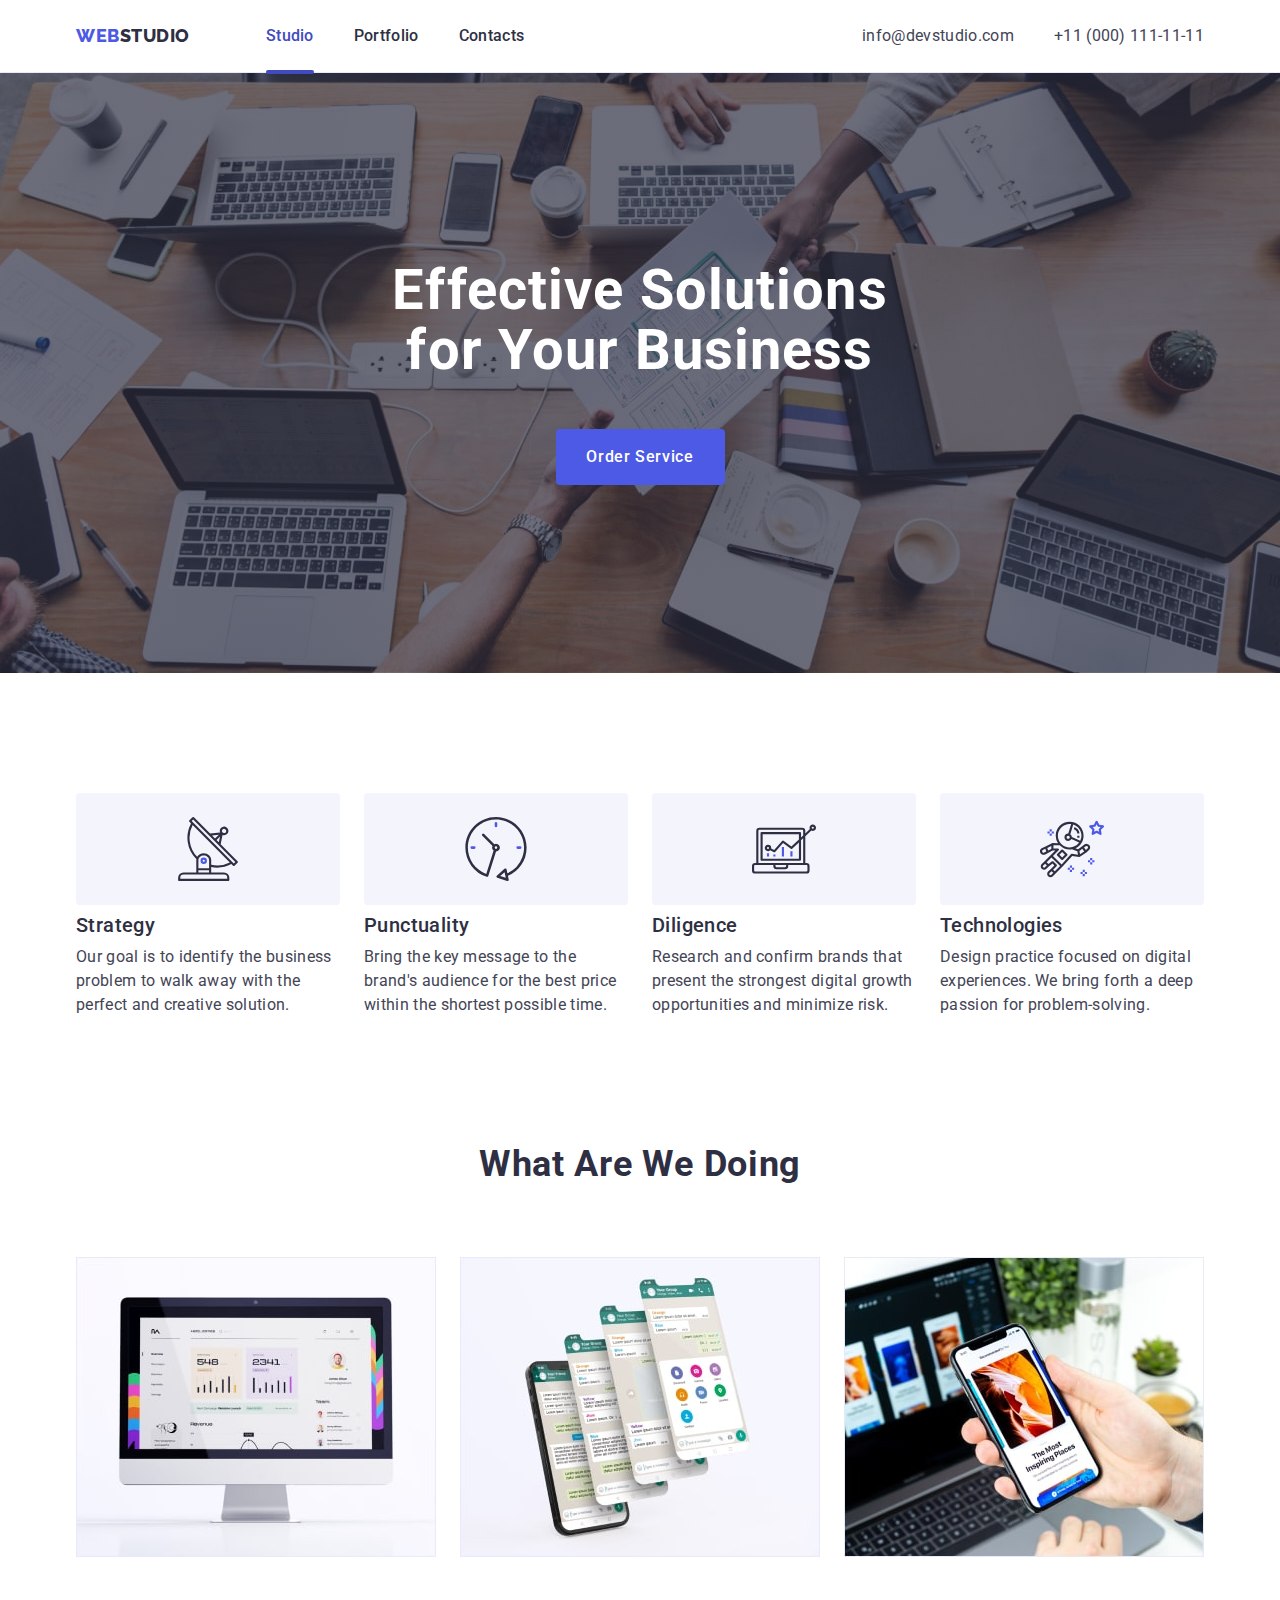
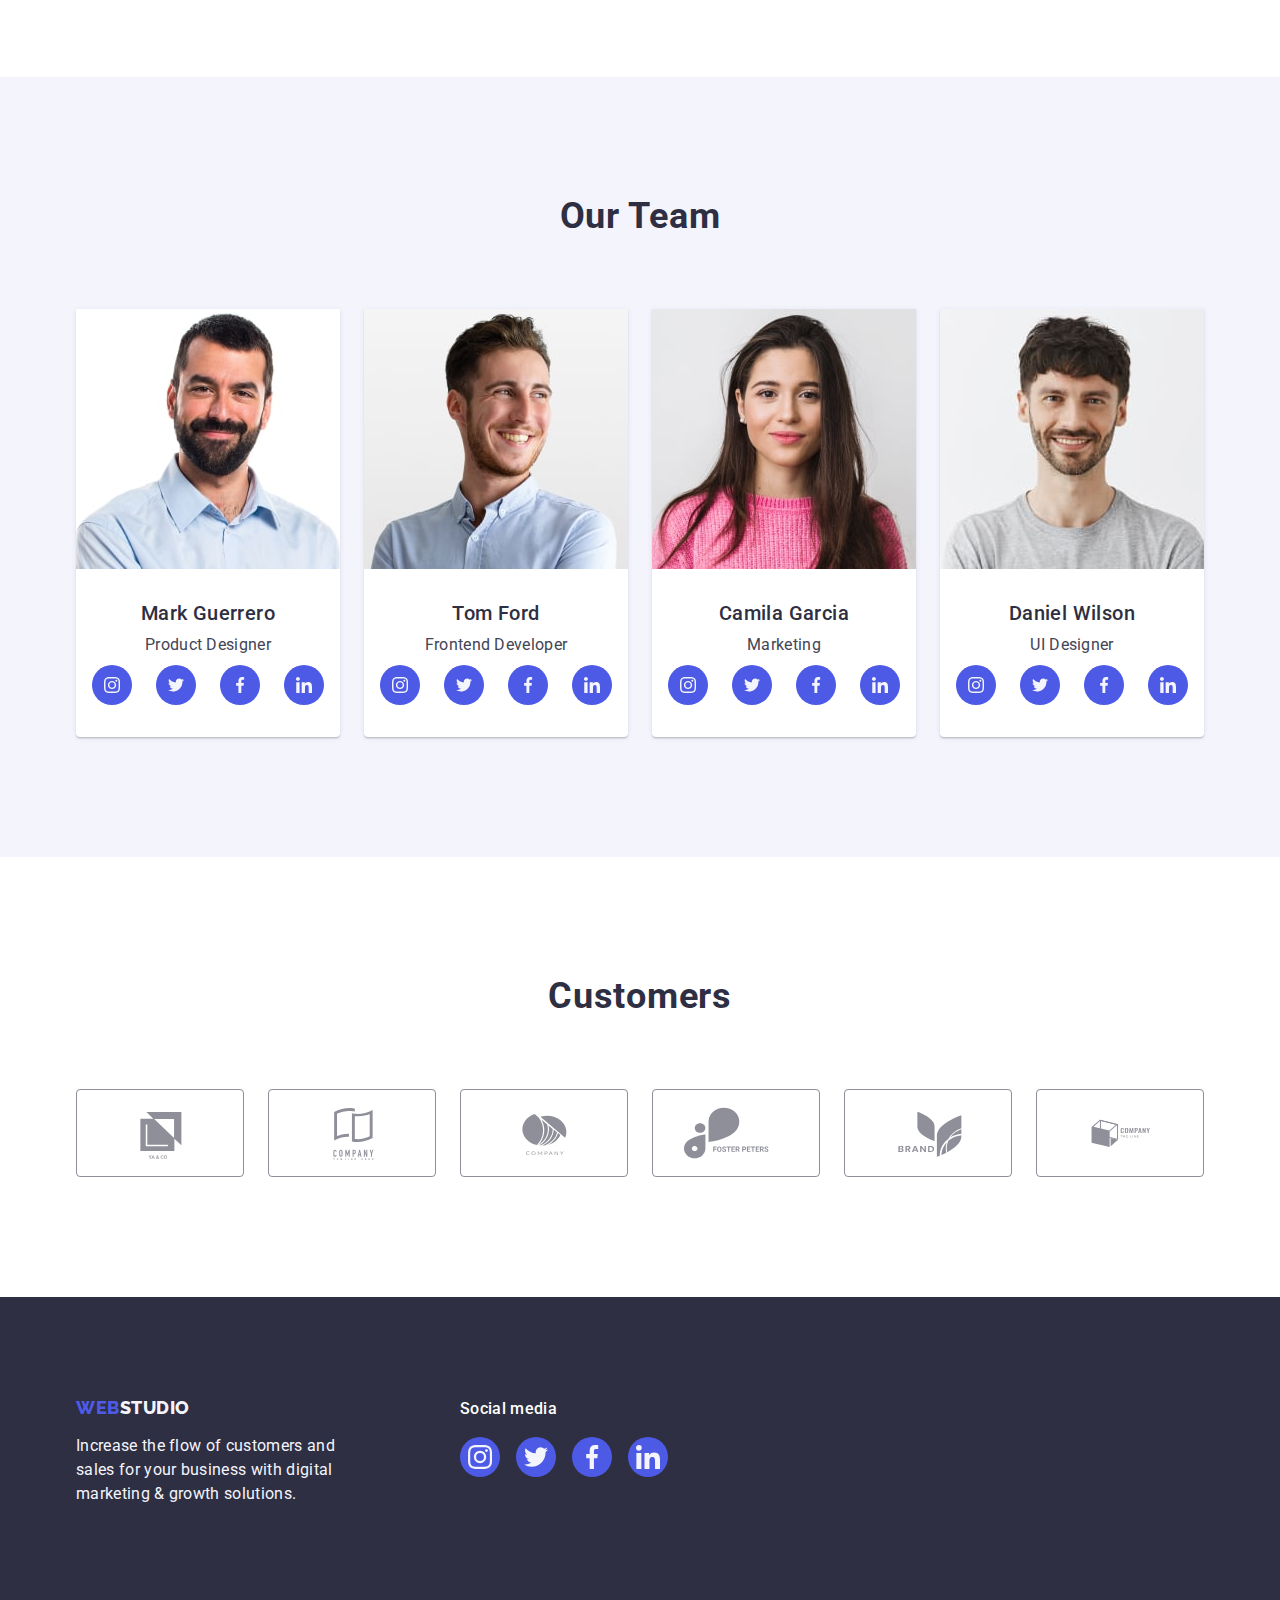
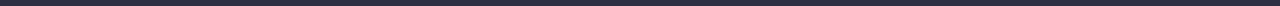
<file: index.html>
<!DOCTYPE html>
<html lang="en">
  <head>
    <meta charset="UTF-8" />
    <meta http-equiv="X-UA-Compatible" content="IE=edge" />
    <meta name="viewport" content="width=device-width, initial-scale=1.0" />
    <title>Document</title>
    <link rel="preconnect" href="https://fonts.googleapis.com" />
    <link rel="preconnect" href="https://fonts.gstatic.com" crossorigin />
    <link
      href="https://fonts.googleapis.com/css2?family=Raleway:wght@800&family=Roboto:wght@400;500;700&display=swap"
      rel="stylesheet"
    />
    <link rel="stylesheet" href="./css/modern-normalize.min.css" />
    <link rel="stylesheet" href="./css/style.css" />
  </head>
  <body>
    <header class="header">
      <div class="header-container container">
        <nav class="navigation">
          <a class="logo link" href="./index.html">
            Web<span class="logo-span">Studio</span></a
          >
          <ul class="list">
            <li class="list-items">
              <a class="nav-list current link" href="./index.html">Studio</a>
            </li>
            <li class="list-items">
              <a class="nav-list link" href="./portfolio.html">Portfolio</a>
            </li>
            <li class="list-items">
              <a class="nav-list link" href="">Contacts</a>
            </li>
          </ul>
        </nav>

        <address class="adress">
          <ul class="list">
            <li class="list-items">
              <a class="adress-list link" href="mailto:info@devstudio.com"
                >info@devstudio.com</a
              >
            </li>
            <li class="list-items">
              <a class="adress-list link" href="tel:+110001111111"
                >+11 (000) 111-11-11</a
              >
            </li>
          </ul>
        </address>
      </div>
    </header>

    <main>
      <section class="section-solution">
        <div class="container">
          <h1 class="section-solution-title">
            Effective Solutions for Your Business
          </h1>
          <button class="section-solution-btn" type="button" data-modal-open>
            Order Service
          </button>
        </div>
      </section>

      <section class="desc">
        <div class="container">
          <h2 class="visually-hidden">h2</h2>
          <ul class="list">
            <li class="desc-list-item">
              <div class="icon-container">
                <svg height="64" width="64">
                  <use href="./images/icons.svg#icon-svg-sect1"></use>
                </svg>
              </div>
              <h3 class="list-title">Strategy</h3>
              <p class="list-desc">
                Our goal is to identify the business problem to walk away with
                the perfect and creative solution.
              </p>
            </li>
            <li class="desc-list-item">
              <div class="icon-container">
                <svg height="64" width="64">
                  <use href="./images/icons.svg#icon-svg-sect2"></use>
                </svg>
              </div>
              <h3 class="list-title">Punctuality</h3>
              <p class="list-desc">
                Bring the key message to the brand's audience for the best price
                within the shortest possible time.
              </p>
            </li>
            <li class="desc-list-item">
              <div class="icon-container">
                <svg height="64" width="64">
                  <use href="./images/icons.svg#icon-svg-sect3"></use>
                </svg>
              </div>
              <h3 class="list-title">Diligence</h3>
              <p class="list-desc">
                Research and confirm brands that present the strongest digital
                growth opportunities and minimize risk.
              </p>
            </li>
            <li class="desc-list-item">
              <div class="icon-container">
                <svg height="64" width="64">
                  <use href="./images/icons.svg#icon-svg-sect4"></use>
                </svg>
              </div>
              <h3 class="list-title">Technologies</h3>
              <p class="list-desc">
                Design practice focused on digital experiences. We bring forth a
                deep passion for problem-solving.
              </p>
            </li>
          </ul>
        </div>
      </section>

      <section class="work-desc">
        <div class="container">
          <h2 class="section-title">What are we doing</h2>
          <ul class="list">
            <li class="list-item">
              <img src="./images/wwd-img1.jpg" alt="imac" width="360" />
            </li>
            <li class="list-item">
              <img src="./images/wwd-img2.jpg" alt="phone app" width="360" />
            </li>
            <li class="list-item">
              <img
                src="./images/wwd-img3.jpg"
                alt="hand with phone"
                width="360"
              />
            </li>
          </ul>
        </div>
      </section>

      <section class="team-section">
        <div class="container">
          <h2 class="team-section-title">Our Team</h2>
          <ul class="list">
            <li class="team-sectin-list">
              <img src="./images/ot-img1.jpg" alt="Mark Guerrero" width="264" />
              <div class="card-desc">
                <h3 class="list-title">Mark Guerrero</h3>
                <p class="list-desc">Product Designer</p>
                <!-- <div class="social-network-icon"> -->
                <ul class="social-network-list list">
                  <li class="social-network-item">
                    <a href="" class="social-network-link">
                      <svg class="social-network" width="16" height="16">
                        <use href="./images/icons.svg#icon-ico-inst"></use>
                      </svg>
                    </a>
                  </li>
                  <li class="social-network-item">
                    <a href="" class="social-network-link">
                      <svg class="social-network" width="16" height="16">
                        <use href="./images/icons.svg#icon-ico-twitter"></use>
                      </svg>
                    </a>
                  </li>
                  <li class="social-network-item">
                    <a href="" class="social-network-link">
                      <svg class="social-network" width="16" height="16">
                        <use href="./images/icons.svg#icon-ico-facebook"></use>
                      </svg>
                    </a>
                  </li>
                  <li class="social-network-item">
                    <a href="" class="social-network-link">
                      <svg class="social-network" width="16" height="16">
                        <use href="./images/icons.svg#icon-ico-linkedin"></use>
                      </svg>
                    </a>
                  </li>
                </ul>
                <!-- </div> -->
              </div>
            </li>
            <li class="team-sectin-list">
              <img src="./images/ot-img2.jpg" alt="Tom Ford" width="264" />
              <div class="card-desc">
                <h3 class="list-title">Tom Ford</h3>
                <p class="list-desc">Frontend Developer</p>
                <!-- <div class="social-network-icon"> -->
                <ul class="social-network-list list">
                  <li class="social-network-item">
                    <a href="" class="social-network-link">
                      <svg class="social-network" width="16" height="16">
                        <use href="./images/icons.svg#icon-ico-inst"></use>
                      </svg>
                    </a>
                  </li>
                  <li class="social-network-item">
                    <a href="" class="social-network-link">
                      <svg class="social-network" width="16" height="16">
                        <use href="./images/icons.svg#icon-ico-twitter"></use>
                      </svg>
                    </a>
                  </li>
                  <li class="social-network-item">
                    <a href="" class="social-network-link">
                      <svg class="social-network" width="16" height="16">
                        <use href="./images/icons.svg#icon-ico-facebook"></use>
                      </svg>
                    </a>
                  </li>
                  <li class="social-network-item">
                    <a href="" class="social-network-link">
                      <svg class="social-network" width="16" height="16">
                        <use href="./images/icons.svg#icon-ico-linkedin"></use>
                      </svg>
                    </a>
                  </li>
                </ul>
                <!-- </div> -->
              </div>
            </li>
            <li class="team-sectin-list">
              <img src="./images/ot-img3.jpg" alt="Camila Garcia" width="264" />
              <div class="card-desc">
                <h3 class="list-title">Camila Garcia</h3>
                <p class="list-desc">Marketing</p>
                <!-- <div class="social-network-icon"> -->
                <ul class="social-network-list list">
                  <li class="social-network-item">
                    <a href="" class="social-network-link">
                      <svg class="social-network" width="16" height="16">
                        <use href="./images/icons.svg#icon-ico-inst"></use>
                      </svg>
                    </a>
                  </li>
                  <li class="social-network-item">
                    <a href="" class="social-network-link">
                      <svg class="social-network" width="16" height="16">
                        <use href="./images/icons.svg#icon-ico-twitter"></use>
                      </svg>
                    </a>
                  </li>
                  <li class="social-network-item">
                    <a href="" class="social-network-link">
                      <svg class="social-network" width="16" height="16">
                        <use href="./images/icons.svg#icon-ico-facebook"></use>
                      </svg>
                    </a>
                  </li>
                  <li class="social-network-item">
                    <a href="" class="social-network-link">
                      <svg class="social-network" width="16" height="16">
                        <use href="./images/icons.svg#icon-ico-linkedin"></use>
                      </svg>
                    </a>
                  </li>
                </ul>
                <!-- </div> -->
              </div>
            </li>
            <li class="team-sectin-list">
              <img src="./images/ot-img4.jpg" alt="Daniel Wilson" width="264" />
              <div class="card-desc">
                <h3 class="list-title">Daniel Wilson</h3>
                <p class="list-desc">UI Designer</p>
                <!-- <div class="social-network-icon"> -->
                <ul class="social-network-list list">
                  <li class="social-network-item">
                    <a href="" class="social-network-link">
                      <svg class="social-network" width="16" height="16">
                        <use href="./images/icons.svg#icon-ico-inst"></use>
                      </svg>
                    </a>
                  </li>
                  <li class="social-network-item">
                    <a href="" class="social-network-link">
                      <svg class="social-network" width="16" height="16">
                        <use href="./images/icons.svg#icon-ico-twitter"></use>
                      </svg>
                    </a>
                  </li>
                  <li class="social-network-item">
                    <a href="" class="social-network-link">
                      <svg class="social-network" width="16" height="16">
                        <use href="./images/icons.svg#icon-ico-facebook"></use>
                      </svg>
                    </a>
                  </li>
                  <li class="social-network-item">
                    <a href="" class="social-network-link">
                      <svg class="social-network" width="16" height="16">
                        <use href="./images/icons.svg#icon-ico-linkedin"></use>
                      </svg>
                    </a>
                  </li>
                </ul>
                <!-- </div> -->
              </div>
            </li>
          </ul>
        </div>
      </section>
      <section class="customers">
        <div class="container">
          <h2 class="section-title">Customers</h2>
          <ul class="customers-list list">
            <li class="customers-list-items">
              <a href="" class="customers-link">
                <svg class="customers-icon" width="104" height="56">
                  <use href="./images/icons.svg#icon-customers-icon-1"></use>
                </svg>
              </a>
            </li>
            <li class="customers-list-items">
              <a href="" class="customers-link">
                <svg class="customers-icon" width="104" height="56">
                  <use href="./images/icons.svg#icon-customers-icon2"></use>
                </svg>
              </a>
            </li>
            <li class="customers-list-items">
              <a href="" class="customers-link">
                <svg class="customers-icon" width="104" height="56">
                  <use href="./images/icons.svg#icon-customers-icon3"></use>
                </svg>
              </a>
            </li>
            <li class="customers-list-items">
              <a href="" class="customers-link">
                <svg class="customers-icon" width="104" height="56">
                  <use href="./images/icons.svg#icon-customers-icon4"></use>
                </svg>
              </a>
            </li>
            <li class="customers-list-items">
              <a href="" class="customers-link">
                <svg class="customers-icon" width="104" height="56">
                  <use href="./images/icons.svg#icon-customers-icon5"></use>
                </svg>
              </a>
            </li>
            <li class="customers-list-items">
              <a href="" class="customers-link">
                <svg class="customers-icon" width="104" height="56">
                  <use href="./images/icons.svg#icon-customers-icon6"></use>
                </svg>
              </a>
            </li>
          </ul>
        </div>
      </section>
    </main>

    <footer class="footer">
      <div class="container footer-container">
        <div class="footer-logo">
          <a class="logo link" href="./index.html">
            Web<span class="logo-span-footer">Studio</span></a
          >
          <p class="footer-info">
            Increase the flow of customers and sales for your business with
            digital marketing & growth solutions.
          </p>
        </div>
        <div class="footer-social-network">
          <p class="footer-social-media">Social media</p>
          <ul class="social-network-list list">
            <li class="social-network-item">
              <a href="" class="social-network-link">
                <svg class="social-network" width="24" height="24">
                  <use href="./images/icons.svg#icon-ico-inst"></use>
                </svg>
              </a>
            </li>
            <li class="social-network-item">
              <a href="" class="social-network-link">
                <svg class="social-network" width="24" height="24">
                  <use href="./images/icons.svg#icon-ico-twitter"></use>
                </svg>
              </a>
            </li>
            <li class="social-network-item">
              <a href="" class="social-network-link">
                <svg class="social-network" width="24" height="24">
                  <use href="./images/icons.svg#icon-ico-facebook"></use>
                </svg>
              </a>
            </li>
            <li class="social-network-item">
              <a href="" class="social-network-link">
                <svg class="social-network" width="24" height="24">
                  <use href="./images/icons.svg#icon-ico-linkedin"></use>
                </svg>
              </a>
            </li>
          </ul>
        </div>
      </div>
    </footer>
    <div class="backdrop is-hidden" data-modal>
      <div class="modal">
        <button type="button" class="close-btn" data-modal-close>
          <svg class="close-btn-icon" height="8" width="8">
            <use href="./images/icons.svg#icon-close"></use>
          </svg>
        </button>
      </div>
    </div>
    <script src="./js/modal.js"></script>
  </body>
</html>
</file>
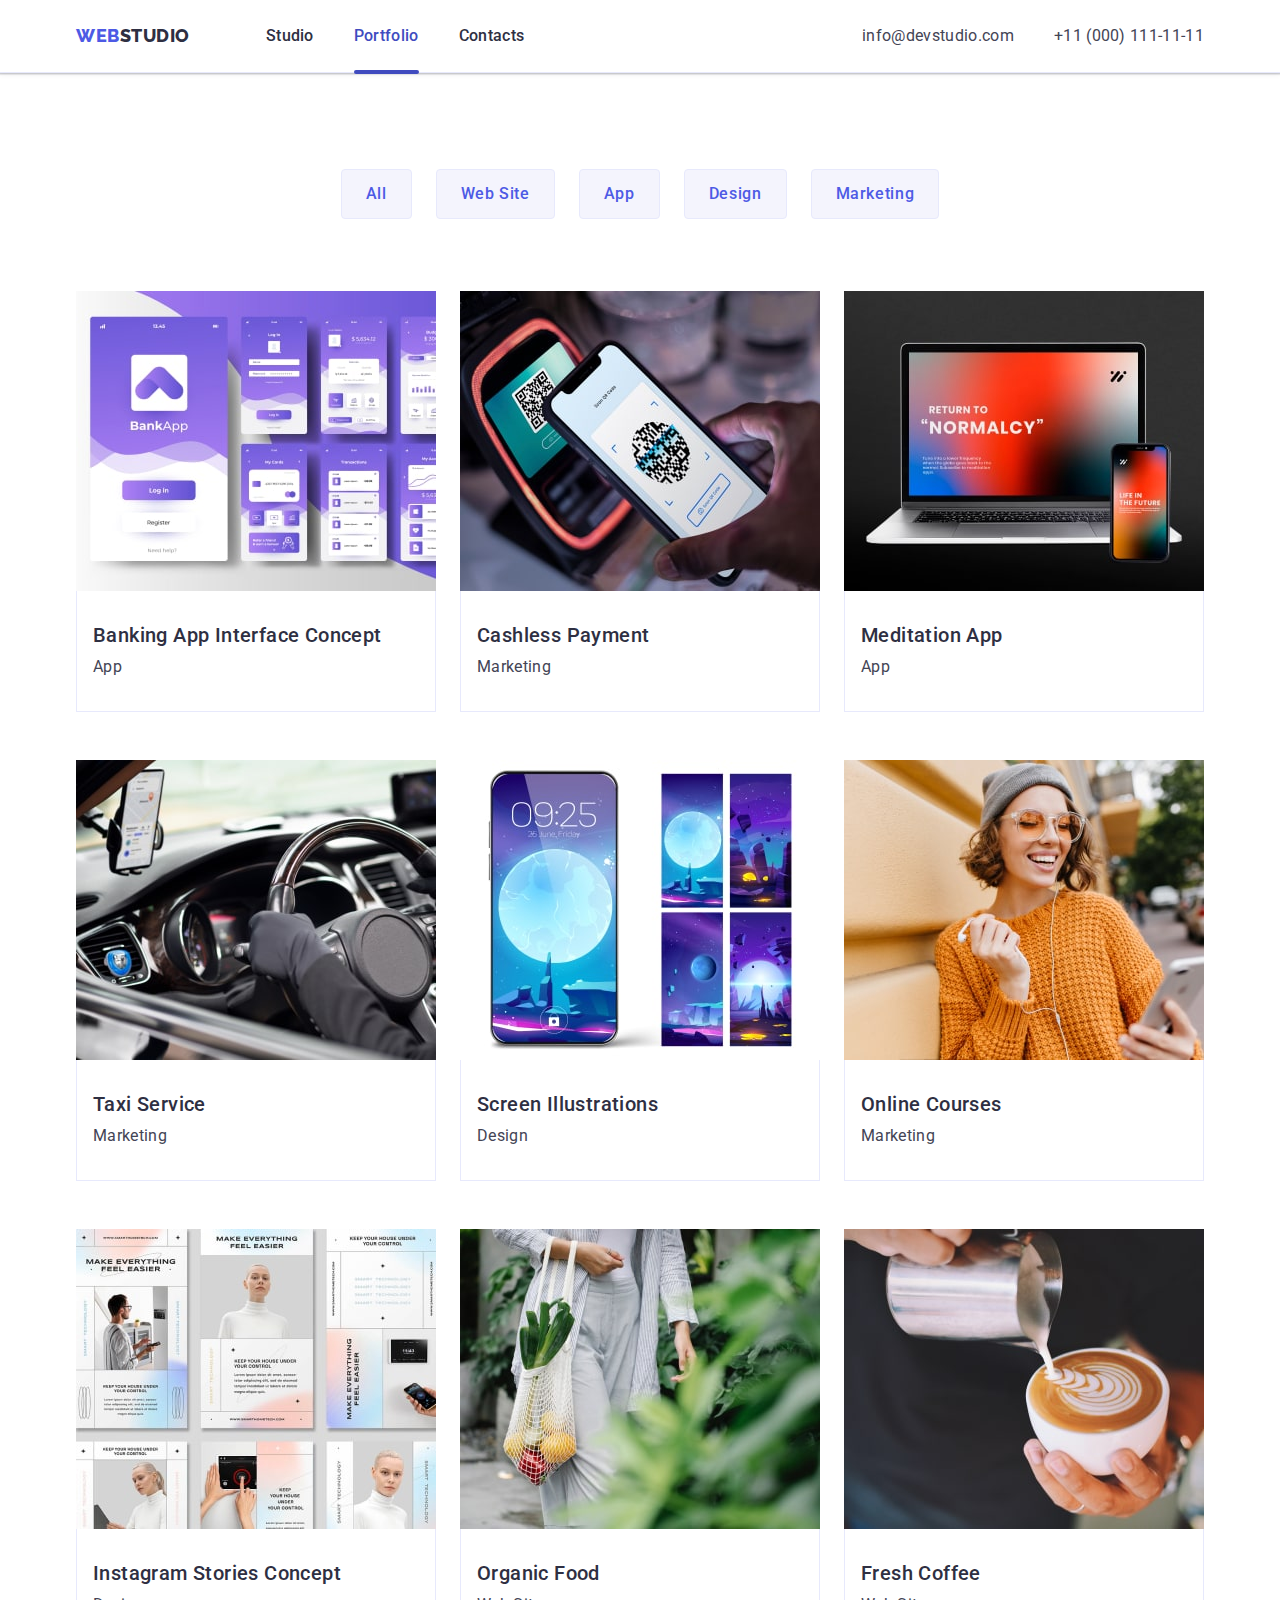
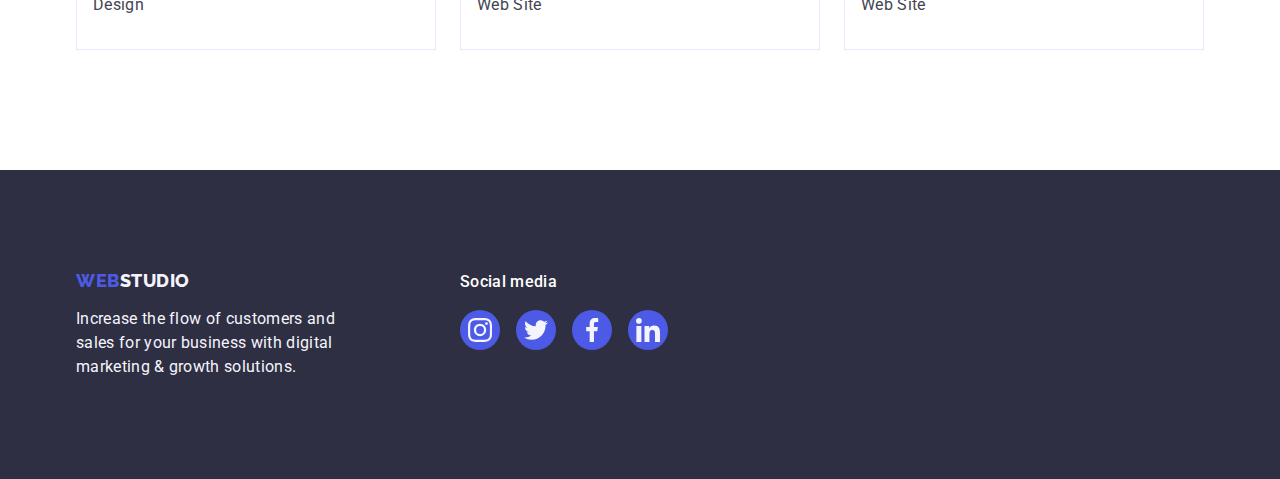
<file: portfolio.html>
<!DOCTYPE html>
<html lang="en">
  <head>
    <meta charset="UTF-8" />
    <meta http-equiv="X-UA-Compatible" content="IE=edge" />
    <meta name="viewport" content="width=device-width, initial-scale=1.0" />
    <title>Document</title>
    <link rel="preconnect" href="https://fonts.googleapis.com" />
    <link rel="preconnect" href="https://fonts.gstatic.com" crossorigin />

    <link
      href="https://fonts.googleapis.com/css2?family=Raleway:wght@800&family=Roboto:wght@400;500;700&display=swap"
      rel="stylesheet"
    />
    <link rel="stylesheet" href="./css/modern-normalize.min.css" />
    <link rel="stylesheet" href="./css/style.css" />
  </head>
  <body>
    <header class="header">
      <div class="header-container container">
        <nav class="navigation">
          <a class="logo link" href="./index.html">
            Web<span class="logo-span">Studio</span></a
          >
          <ul class="list">
            <li class="list-items">
              <a class="nav-list link" href="./index.html">Studio</a>
            </li>
            <li class="list-items">
              <a class="nav-list current link" href="./portfolio.html"
                >Portfolio</a
              >
            </li>
            <li class="list-items">
              <a class="nav-list link" href="">Contacts</a>
            </li>
          </ul>
        </nav>

        <address class="adress">
          <ul class="list">
            <li class="list-items">
              <a class="adress-list link" href="mailto:info@devstudio.com"
                >info@devstudio.com</a
              >
            </li>
            <li class="list-items">
              <a class="adress-list link" href="tel:+110001111111"
                >+11 (000) 111-11-11</a
              >
            </li>
          </ul>
        </address>
      </div>
    </header>

    <main>
      <section class="section-filter">
        <div class="container">
          <h1 class="visually-hidden">h1</h1>

          <ul class="gap-list list">
            <li><button class="list-btn" type="button">All</button></li>
            <li><button class="list-btn" type="button">Web Site</button></li>
            <li><button class="list-btn" type="button">App</button></li>
            <li><button class="list-btn" type="button">Design</button></li>
            <li><button class="list-btn" type="button">Marketing</button></li>
          </ul>

          <ul class="row-gap list">
            <li class="filter-list-items">
              <a class="link-items link" href="">
                <div class="filter-overlay">
                  
                  <img
                    src="./images/portfolio-page-img1.jpg"
                    alt="Banking App Interface Concept"
                  />
                  <p class="filter-overlay-desc">
                    14 Stylish and User-Friendly App Design Concepts · Task
                    Manager App · Calorie Tracker App · Exotic Fruit Ecommerce
                    App · Cloud Storage App
                  </p>
                </div>
                <div class="card-filter">
                  <h2 class="filter-desc">Banking App Interface Concept</h2>
                  <p class="filter-name">App</p>
                </div></a
              >
            </li>
            <li class="filter-list-items">
              <a class="link-items link" href="">
                <div class="filter-overlay">
                  
                  <img
                    src="./images/portfolio-page-img2.jpg"
                    alt="Banking App Interface Concept"
                  />
                  <p class="filter-overlay-desc">
                    14 Stylish and User-Friendly App Design Concepts · Task
                    Manager App · Calorie Tracker App · Exotic Fruit Ecommerce
                    App · Cloud Storage App
                  </p>
                </div>
                <div class="card-filter">
                  <h2 class="filter-desc">Cashless Payment</h2>
                  <p class="filter-name">Marketing</p>
                </div></a
              >
            </li>

            <li class="filter-list-items">
              <a class="link-items link" href="">
                <div class="filter-overlay">
                  
                  <img
                    src="./images/portfolio-page-img3.jpg"
                    alt="Banking App Interface Concept"
                  />
                  <p class="filter-overlay-desc">
                    14 Stylish and User-Friendly App Design Concepts · Task
                    Manager App · Calorie Tracker App · Exotic Fruit Ecommerce
                    App · Cloud Storage App
                  </p>
                </div>
                <div class="card-filter">
                  <h2 class="filter-desc">Meditation App</h2>
                  <p class="filter-name">App</p>
                </div></a
              >
            </li>
            <li class="filter-list-items">
              <a class="link-items link" href="">
                <div class="filter-overlay">
                  
                  <img
                    src="./images/portfolio-page-img4.jpg"
                    alt="Banking App Interface Concept"
                  />
                  <p class="filter-overlay-desc">
                    14 Stylish and User-Friendly App Design Concepts · Task
                    Manager App · Calorie Tracker App · Exotic Fruit Ecommerce
                    App · Cloud Storage App
                  </p>
                </div>
                <div class="card-filter">
                  <h2 class="filter-desc">Taxi Service</h2>
                  <p class="filter-name">Marketing</p>
                </div></a
              >
            </li>
            <li class="filter-list-items">
              <a class="link-items link" href="">
                <div class="filter-overlay">
                  
                  <img
                    src="./images/portfolio-page-img5.jpg"
                    alt="Banking App Interface Concept"
                  />
                  <p class="filter-overlay-desc">
                    14 Stylish and User-Friendly App Design Concepts · Task
                    Manager App · Calorie Tracker App · Exotic Fruit Ecommerce
                    App · Cloud Storage App
                  </p>
                </div>
                <div class="card-filter">
                  <h2 class="filter-desc">Screen Illustrations</h2>
                  <p class="filter-name">Design</p>
                </div></a
              >
            </li>
            <li class="filter-list-items">
              <a class="link-items link" href="">
                <div class="filter-overlay">
                  
                  <img
                    src="./images/portfolio-page-img6.jpg"
                    alt="Banking App Interface Concept"
                  />
                  <p class="filter-overlay-desc">
                    14 Stylish and User-Friendly App Design Concepts · Task
                    Manager App · Calorie Tracker App · Exotic Fruit Ecommerce
                    App · Cloud Storage App
                  </p>
                </div>
                <div class="card-filter">
                  <h2 class="filter-desc">Online Courses</h2>
                  <p class="filter-name">Marketing</p>
                </div></a
              >
            </li>
            <li class="filter-list-items">
              <a class="link-items link" href="">
                <div class="filter-overlay">
                  
                  <img
                    src="./images/portfolio-page-img7.jpg"
                    alt="Banking App Interface Concept"
                  />
                  <p class="filter-overlay-desc">
                    14 Stylish and User-Friendly App Design Concepts · Task
                    Manager App · Calorie Tracker App · Exotic Fruit Ecommerce
                    App · Cloud Storage App
                  </p>
                </div>
                <div class="card-filter">
                  <h2 class="filter-desc">Instagram Stories Concept</h2>
                  <p class="filter-name">Design</p>
                </div></a
              >
            </li>
            <li class="filter-list-items">
              <a class="link-items link" href="">
                <div class="filter-overlay">
                  
                  <img
                    src="./images/portfolio-page-img8.jpg"
                    alt="Banking App Interface Concept"
                  />
                  <p class="filter-overlay-desc">
                    14 Stylish and User-Friendly App Design Concepts · Task
                    Manager App · Calorie Tracker App · Exotic Fruit Ecommerce
                    App · Cloud Storage App
                  </p>
                </div>
                <div class="card-filter">
                  <h2 class="filter-desc">Organic Food</h2>
                  <p class="filter-name">Web Site</p>
                </div></a
              >
            </li>
            <li class="filter-list-items">
              <a class="link-items link" href="">
                <div class="filter-overlay">
                  
                  <img
                    src="./images/portfolio-page-img9.jpg"
                    alt="Banking App Interface Concept"
                  />
                  <p class="filter-overlay-desc">
                    14 Stylish and User-Friendly App Design Concepts · Task
                    Manager App · Calorie Tracker App · Exotic Fruit Ecommerce
                    App · Cloud Storage App
                  </p>
                </div>
                <div class="card-filter">
                  <h2 class="filter-desc">Fresh Coffee</h2>
                  <p class="filter-name">Web Site</p>
                </div></a
              >
            </li>
          </ul>
        </div>
      </section>
    </main>

    <footer class="footer">
      <div class="container footer-container">
        <div class="footer-logo">
          <a class="logo link" href="./index.html">
            Web<span class="logo-span-footer">Studio</span></a
          >
          <p class="footer-info">
            Increase the flow of customers and sales for your business with
            digital marketing & growth solutions.
          </p>
        </div>
        <div class="footer-social-network">
          <p class="footer-social-media">Social media</p>
          <ul class="social-network-list list">
            <li class="social-network-item">
              <a href="" class="social-network-link">
                <svg class="social-network" width="24" height="24">
                  <use href="./images/icons.svg#icon-ico-inst"></use>
                </svg>
              </a>
            </li>
            <li class="social-network-item">
              <a href="" class="social-network-link">
                <svg class="social-network" width="24" height="24">
                  <use href="./images/icons.svg#icon-ico-twitter"></use>
                </svg>
              </a>
            </li>
            <li class="social-network-item">
              <a href="" class="social-network-link">
                <svg class="social-network" width="24" height="24">
                  <use href="./images/icons.svg#icon-ico-facebook"></use>
                </svg>
              </a>
            </li>
            <li class="social-network-item">
              <a href="" class="social-network-link">
                <svg class="social-network" width="24" height="24">
                  <use href="./images/icons.svg#icon-ico-linkedin"></use>
                </svg>
              </a>
            </li>
          </ul>
        </div>
      </div>
    </footer>
  </body>
</html>
</file>
<file: css/style.css>
:root {
  --baclground-color: #ffffff;
  --logo-color: #2e2f42;
  --list-items-color: #2e2f42;
  --logo-web-locor: #4d5ae5;
  --adress-color: #434455;
  --footer-info-color: #f4f4fd;
  --btn-border: 1px solid #e7e9fc;
  --icon-color: #8e8f99;
}

* {
  box-sizing: border-box;
}

h1,
h2,
h3,
h4,
h5,
h6,
p {
  margin-top: 0;
  margin-bottom: 0;
}

ol,
ul {
  padding-left: 0;
  margin-bottom: 0;
  margin-top: 0;
}

img {
  display: block;
}

body {
  font-family: "Roboto", sans-serif;
  color: #434455;
  background-color: var(--baclground-color);
}

.container {
  width: 100%;
  max-width: 1158px;
  margin: 0 auto;
  padding: 0 15px;
}

/* Header */
.header .logo {
  font-family: "Raleway", sans-serif;
  font-weight: 800;
  font-size: 18px;
  line-height: 1.17;
  letter-spacing: 0.03em;
  text-transform: uppercase;
  color: var(--logo-web-locor);
  margin-right: 76px;
  padding: 24px 0;
}

.link {
  text-decoration: none;
}

.logo-span {
  color: var(--logo-color);
}

.list {
  list-style: none;
  display: flex;
  gap: 40px;
}

.nav-list {
  position: relative;
  text-decoration: none;
  font-weight: 500;
  font-size: 16px;
  line-height: 1.5;
  letter-spacing: 0.02em;
  color: var(--list-items-color);
  /* color: #404bbf; */
  transition: color 250ms cubic-bezier(0.4, 0, 0.2, 1);
}

.header .current {
  color: #404bbf;
}

.current::after {
  content: "";
  width: 100%;
  position: absolute;
  left: 0;
  bottom: -1px;
  height: 4px;
  border-radius: 2px;
  background-color: #404bbf;
}

.nav-list:hover {
  color: #404bbf;
}

.nav-list:focus {
  color: #404bbf;
}

.adress {
  display: flex;
  font-style: normal;
  padding: 24px 0;
  align-items: center;
  margin-left: auto;
}

.adress-list {
  font-size: 16px;
  line-height: 1.5;
  letter-spacing: 0.02em;
  color: var(--adress-color);
  transition: color 250ms cubic-bezier(0.4, 0, 0.2, 1);
}

.adress-list:hover {
  color: #404bbf;
}

.adress-list:focus {
  color: #404bbf;
}

.header {
  border-bottom: 1px solid #e7e9fc;
}

.header-container {
  display: flex;
  justify-content: center;
}

.navigation {
  display: flex;
  align-items: center;
}

.nav-list {
  padding: 28px 0;
}

.header {
  box-shadow: 0px 1px 6px 0px rgba(46, 47, 66, 0.08),
    0px 1px 1px 0px rgba(46, 47, 66, 0.16),
    0px 2px 1px 0px rgba(46, 47, 66, 0.08);
}

/* section solution */

.section-solution {
  background-color: var(--logo-color);
  padding: 188px 0;
  background-image: linear-gradient(
      rgba(46, 47, 66, 0.7),
      rgba(46, 47, 66, 0.7)
    ),
    url(../images/people-office.jpg);
  max-width: 1440px;
  background-repeat: no-repeat;
  background-position: center;
  background-size: cover;
}

.section-solution-title {
  font-size: 56px;
  line-height: 1.07;
  text-align: center;
  letter-spacing: 0.02em;
  color: #ffffff;
  max-width: 496px;
  margin: 0 auto;
}

.section-solution-btn {
  background-color: var(--logo-web-locor);
  font-family: "Roboto", sans-serif;
  font-weight: 500;
  font-size: 16px;
  line-height: 1.5;
  letter-spacing: 0.04em;
  color: #ffffff;
  cursor: pointer;
  display: block;
  margin: 48px auto 0 auto;
  border: none;
  min-width: 169px;
  height: 56px;
  border-radius: 4px;
  transition: background-color 250ms cubic-bezier(0.4, 0, 0.2, 1);
}
.section-solution-btn:hover {
  background-color: #404bbf;
}

.section-solution-btn:focus {
  background-color: #404bbf;
}

/* modal */

.modal {
  position: absolute;
  width: 408px;
  min-height: 584px;
  top: 50%;
  left: 50%;
  transform: translate(-50%, -50%) scale(1);
  border-radius: 4px;
  background: var(--dairy, #fcfcfc);
  box-shadow: 0px 2px 1px 0px rgba(0, 0, 0, 0.2),
    0px 1px 3px 0px rgba(0, 0, 0, 0.12), 0px 1px 1px 0px rgba(0, 0, 0, 0.14);
  transition: transform 250ms cubic-bezier(0.4, 0, 0.2, 1);
}

.backdrop {
  position: fixed;
  width: 100%;
  height: 100%;
  top: 0;
  left: 0;
  background-color: rgba(46, 47, 66, 0.4);
  transition: opacity 250ms cubic-bezier(0.4, 0, 0.2, 1),
    visibility 250ms cubic-bezier(0.4, 0, 0.2, 1);
}

.close-btn {
  position: absolute;
  top: 24px;
  right: 24px;
  width: 24px;
  height: 24px;
  border-radius: 50%;
  display: flex;
  align-items: center;
  justify-content: center;
  background-color: #e7e9fc;
  border: 1px solid rgba(0, 0, 0, 0.1);
  padding: 0;
  cursor: pointer;
  transition: background-color 250ms cubic-bezier(0.4, 0, 0.2, 1),
    border 250ms cubic-bezier(0.4, 0, 0.2, 1);
}

.close-btn:hover,
.close-btn:focus {
  background-color: #404bbf;
  border: none;
  fill: #ffffff;
}

.is-hidden {
  opacity: 0;
  visibility: hidden;
  pointer-events: none;
}

.close-btn-icon {
  transition: fill 250ms cubic-bezier(0.4, 0, 0.2, 1);
}

/* section desc */

.desc {
  padding: 120px 0;
}

.desc .container .list {
  gap: 24px;
}

.desc-list-item {
  width: calc((100% - 72px) / 4);
}

.list-title {
  font-size: 20px;
  font-weight: 500;
  line-height: 1.2;
  letter-spacing: 0.02em;
  color: var(--list-items-color);
  margin-bottom: 8px;
}

.list-desc {
  font-size: 16px;
  line-height: 1.5;
  letter-spacing: 0.02em;
  color: var(--adress-color);
}

.section-title {
  font-size: 36px;
  line-height: 1.11;
  text-align: center;
  letter-spacing: 0.02em;
  text-transform: capitalize;
  color: var(--list-items-color);
}

.visually-hidden {
  position: absolute;
  width: 1px;
  height: 1px;
  margin: -1px;
  border: 0;
  padding: 0;
  white-space: nowrap;
  clip-path: inset(100%);
  clip: rect(0 0 0 0);
  overflow: hidden;
}

.icon-container {
  display: flex;
  justify-content: center;
  align-items: center;
  height: 112px;
  background-color: #f4f4fd;
  border-radius: 4px;
  margin-bottom: 8px;
}

/* work-desc section */

.work-desc {
  padding-bottom: 120px;
}

.section-title {
  margin-bottom: 72px;
}

.work-desc .container .list {
  gap: 24px;
}
.list-item {
  width: calc((100% - 48px) / 3);
}

/* team secion */
.team-section {
  background-color: #f4f4fd;
  padding: 120px 0;
}

.team-sectin-list {
  box-shadow: 0px 2px 1px 0px rgba(46, 47, 66, 0.08),
    0px 1px 1px 0px rgba(46, 47, 66, 0.16),
    0px 1px 6px 0px rgba(46, 47, 66, 0.08);
}

.team-section-title {
  font-size: 36px;
  font-weight: 700;
  line-height: 1.11;
  text-align: center;
  letter-spacing: 0.02em;
  text-transform: capitalize;
  color: var(--list-items-color);
  margin-bottom: 72px;
}

.team-section .container .list {
  gap: 24px;
}

.team-section .list-desc {
  text-align: center;
}

.team-sectin-list {
  background-color: #ffffff;
  width: calc((100% - 72px) / 4);
  border-radius: 0px 0px 4px 4px;
}

.card-desc {
  padding: 32px 0;
}

.team-section .list-title {
  text-align: center;
}

.list-desc {
  margin-bottom: 8px;
}

.social-network-icon {
  width: 232px;
  height: 40px;
  display: flex;
  justify-content: center;
  margin: 0 auto;
}

.social-network-list {
  display: flex;
  justify-content: center;
}

.social-network-item {
  width: 40px;
  height: 40px;
}

.social-network-link {
  display: flex;
  align-items: center;
  justify-content: center;
  width: 100%;
  height: 100%;
  background-color: #4d5ae5;
  border-radius: 50%;
  transition: background-color 250ms cubic-bezier(0.4, 0, 0.2, 1);
}

.social-network {
  fill: #f4f4fd;
}

.social-network-link:hover,
.social-network-link:focus {
  background-color: #404bbf;
}

/* section customers */

.customers {
  padding: 120px 0 120px 0;
}

.customers-list {
  display: flex;
  gap: 24px;
  justify-content: center;
}

.customers .customers-list-items {
  width: calc((100% - 120px) / 6);
  height: 88px;
}

.customers-link {
  width: 100%;
  height: 100%;
  border: 1px solid #8e8f99;
  border-radius: 4px;
  display: flex;
  align-items: center;
  justify-content: center;
  color: var(--icon-color);
  transition: border-color 250ms cubic-bezier(0.4, 0, 0.2, 1),
    color 250ms cubic-bezier(0.4, 0, 0.2, 1);
}

.customers-link:hover {
  color: #404bbf;
  border-color: #404bbf;
}

.customers-link:focus {
  color: #404bbf;
  border-color: #404bbf;
}

.customers-icon {
  fill: currentColor;
}

/* footer */

.footer-container {
  display: flex;
  align-items: baseline;
}

.footer {
  background-color: var(--logo-color);
  padding: 100px 0;
}

.footer-logo {
  margin-right: 120px;
}

.logo-span-footer {
  color: #f4f4fd;
}

.footer-info {
  line-height: 1.5;
  color: var(--footer-info-color);
  letter-spacing: 0.02em;
}

.footer .container .logo {
  display: inline-block;
  padding: 0;
  margin-bottom: 16px;
}

.footer-info {
  max-width: 264px;
}

.footer .logo {
  font-family: "Raleway", sans-serif;
  font-weight: 800;
  font-size: 18px;
  line-height: 1.17;
  letter-spacing: 0.03em;
  text-transform: uppercase;
  color: var(--logo-web-locor);
  padding: 24px 0;
}

.footer-social-media {
  font-family: Roboto;
  font-size: 16px;
  font-style: normal;
  font-weight: 500;
  line-height: 24px;
  letter-spacing: 0.02em;
  color: var(--baclground-color);
  margin-bottom: 16px;
}

.footer .social-network-list {
  gap: 16px;
}

.footer .social-network-link:hover,
.footer .social-network-link:focus {
  background-color: #31d0aa;
}

/* portfolio */

.list-btn {
  font-family: "Roboto", sans-serif;
  font-weight: 500;
  font-size: 16px;
  line-height: 1.5;
  letter-spacing: 0.04em;
  color: var(--logo-web-locor);
  background-color: var(--footer-info-color);
  cursor: pointer;
  border: var(--btn-border);
  border-radius: 4px;
  padding: 12px 24px;
  transition: color 250ms cubic-bezier(0.4, 0, 0.2, 1),
    background-color 250ms cubic-bezier(0.4, 0, 0.2, 1),
    border-color 250ms cubic-bezier(0.4, 0, 0.2, 1),
    box-shadow 250ms cubic-bezier(0.4, 0, 0.2, 1);
}

.list-btn:hover {
  color: #ffffff;
  background-color: #404bbf;
  border: 1px solid transparent;
  box-shadow: 0px 3px 1px rgba(0, 0, 0, 0.1), 0px 2px 1px rgba(0, 0, 0, 0.08),
    0px 2px 2px rgba(0, 0, 0, 0.12);
}

.list-btn:focus {
  color: #ffffff;
  background-color: #404bbf;
  border: 1px solid transparent;
  box-shadow: 0px 3px 1px rgba(0, 0, 0, 0.1), 0px 2px 1px rgba(0, 0, 0, 0.08),
    0px 2px 2px rgba(0, 0, 0, 0.12);
}

.filter-desc {
  font-weight: 500;
  font-size: 20px;
  line-height: 1.2;
  letter-spacing: 0.02em;
  color: var(--list-items-color);
}

.filter-name {
  font-size: 16px;
  line-height: 1.5;
  letter-spacing: 0.02em;
  color: var(--adress-color);
}

/* portfoli section filter */

.section-filter {
  padding-top: 96px;
  padding-bottom: 120px;
}

.section-filter .list {
  justify-content: center;
  flex-wrap: wrap;
  gap: 24px;
}

.section-filter .gap-list {
  margin-bottom: 72px;
}

.section-filter .container .row-gap {
  row-gap: 48px;
  column-gap: 24px;
}

.card-filter {
  padding: 32px 16px;
  border: 1px solid #e7e9fc;
  border-top: none;
}

.filter-desc {
  margin-bottom: 8px;
}

.link-items {
  display: block;
  transition: box-shadow 250ms cubic-bezier(0.4, 0, 0.2, 1);
}

.link-items:hover,
.link-items:focus {
  box-shadow: 0px 1px 6px rgba(46, 47, 66, 0.08),
    0px 1px 1px rgba(46, 47, 66, 0.16), 0px 2px 1px rgba(46, 47, 66, 0.08);
}

.link-items:hover p {
  transform: translateY(0%);
}
.link-items:focus p {
  transform: translateY(0%);
}

.filter-overlay-desc {
  position: absolute;
  font-size: 16px;
  line-height: 1.5;
  letter-spacing: 0.02em;
  color: var(--footer-info-color);
  top: 0;
  left: 0;
  width: 100%;
  height: 100%;
  padding: 40px 32px;
  background-color: #4d5ae5;
  transform: translateY(100%);
  transition: transform 250ms cubic-bezier(0.4, 0, 0.2, 1);
}

.filter-overlay {
  position: relative;
  overflow: hidden;
}
</file>
